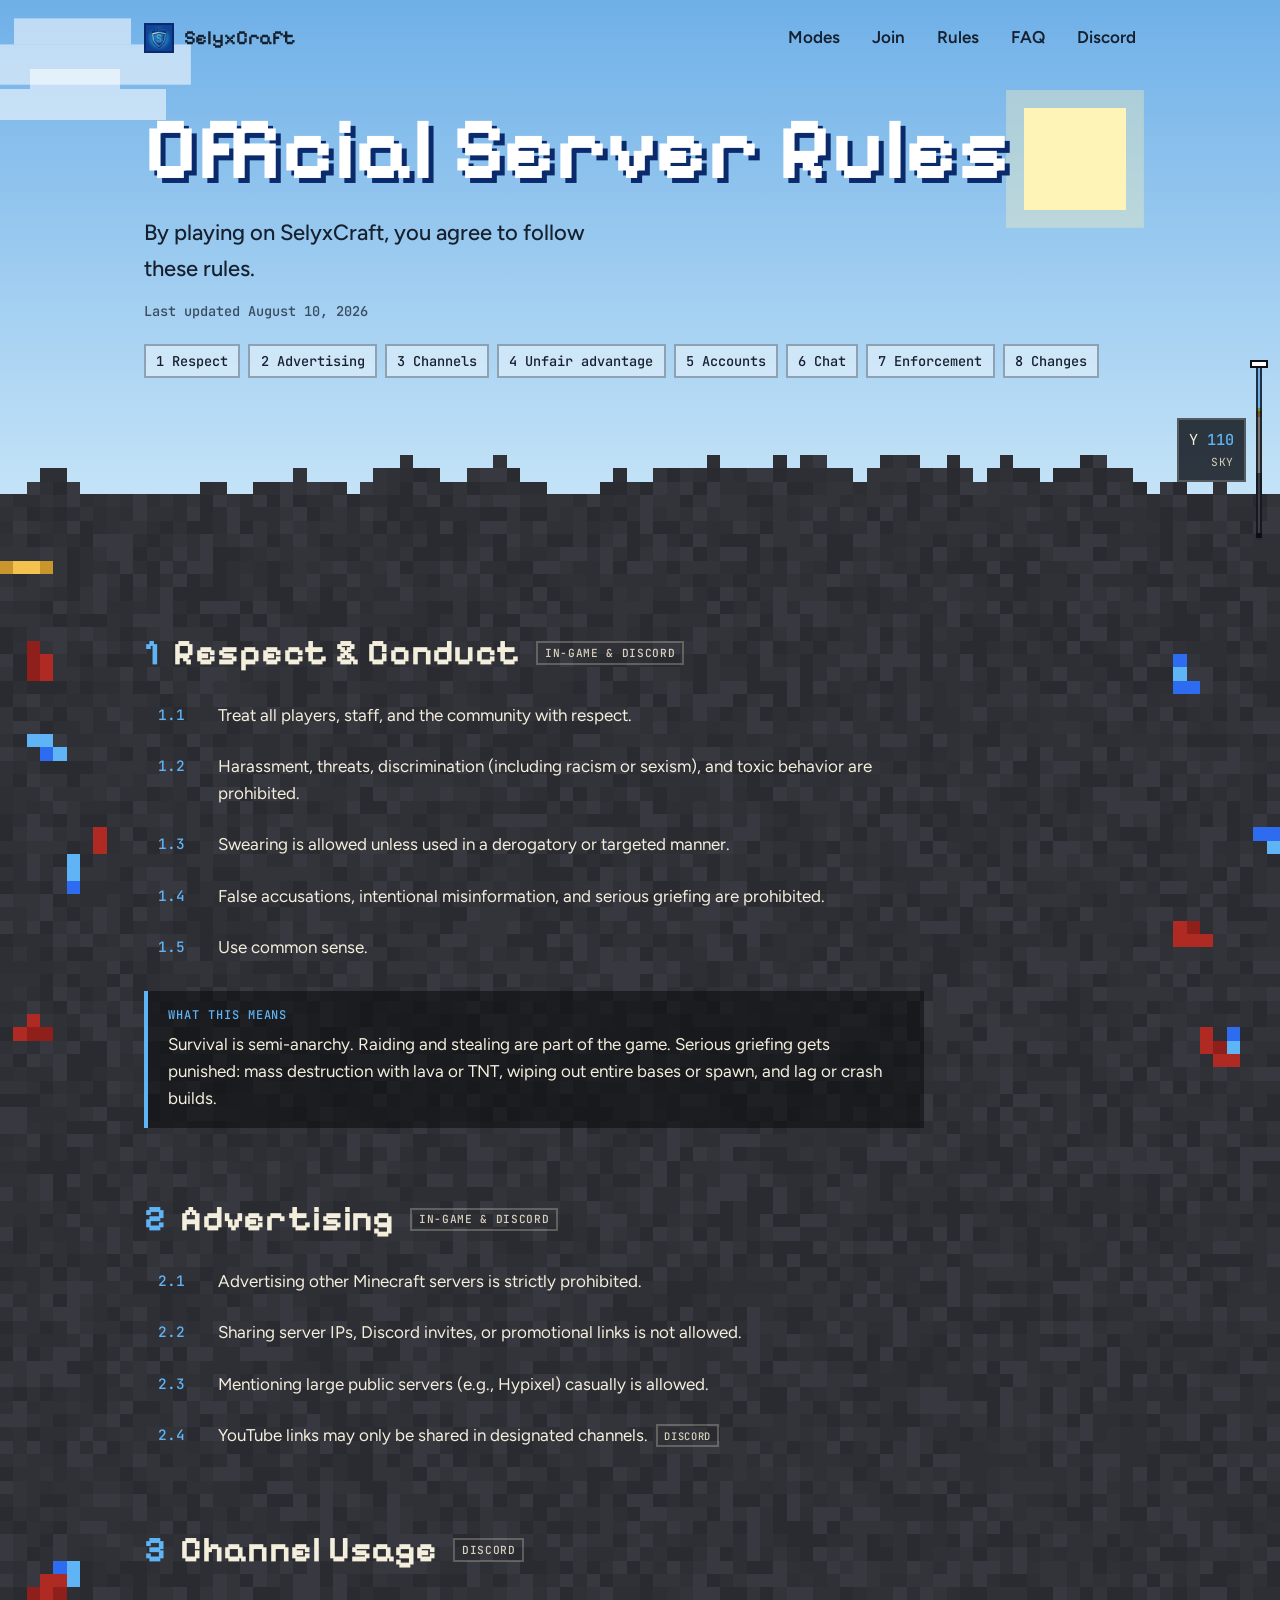
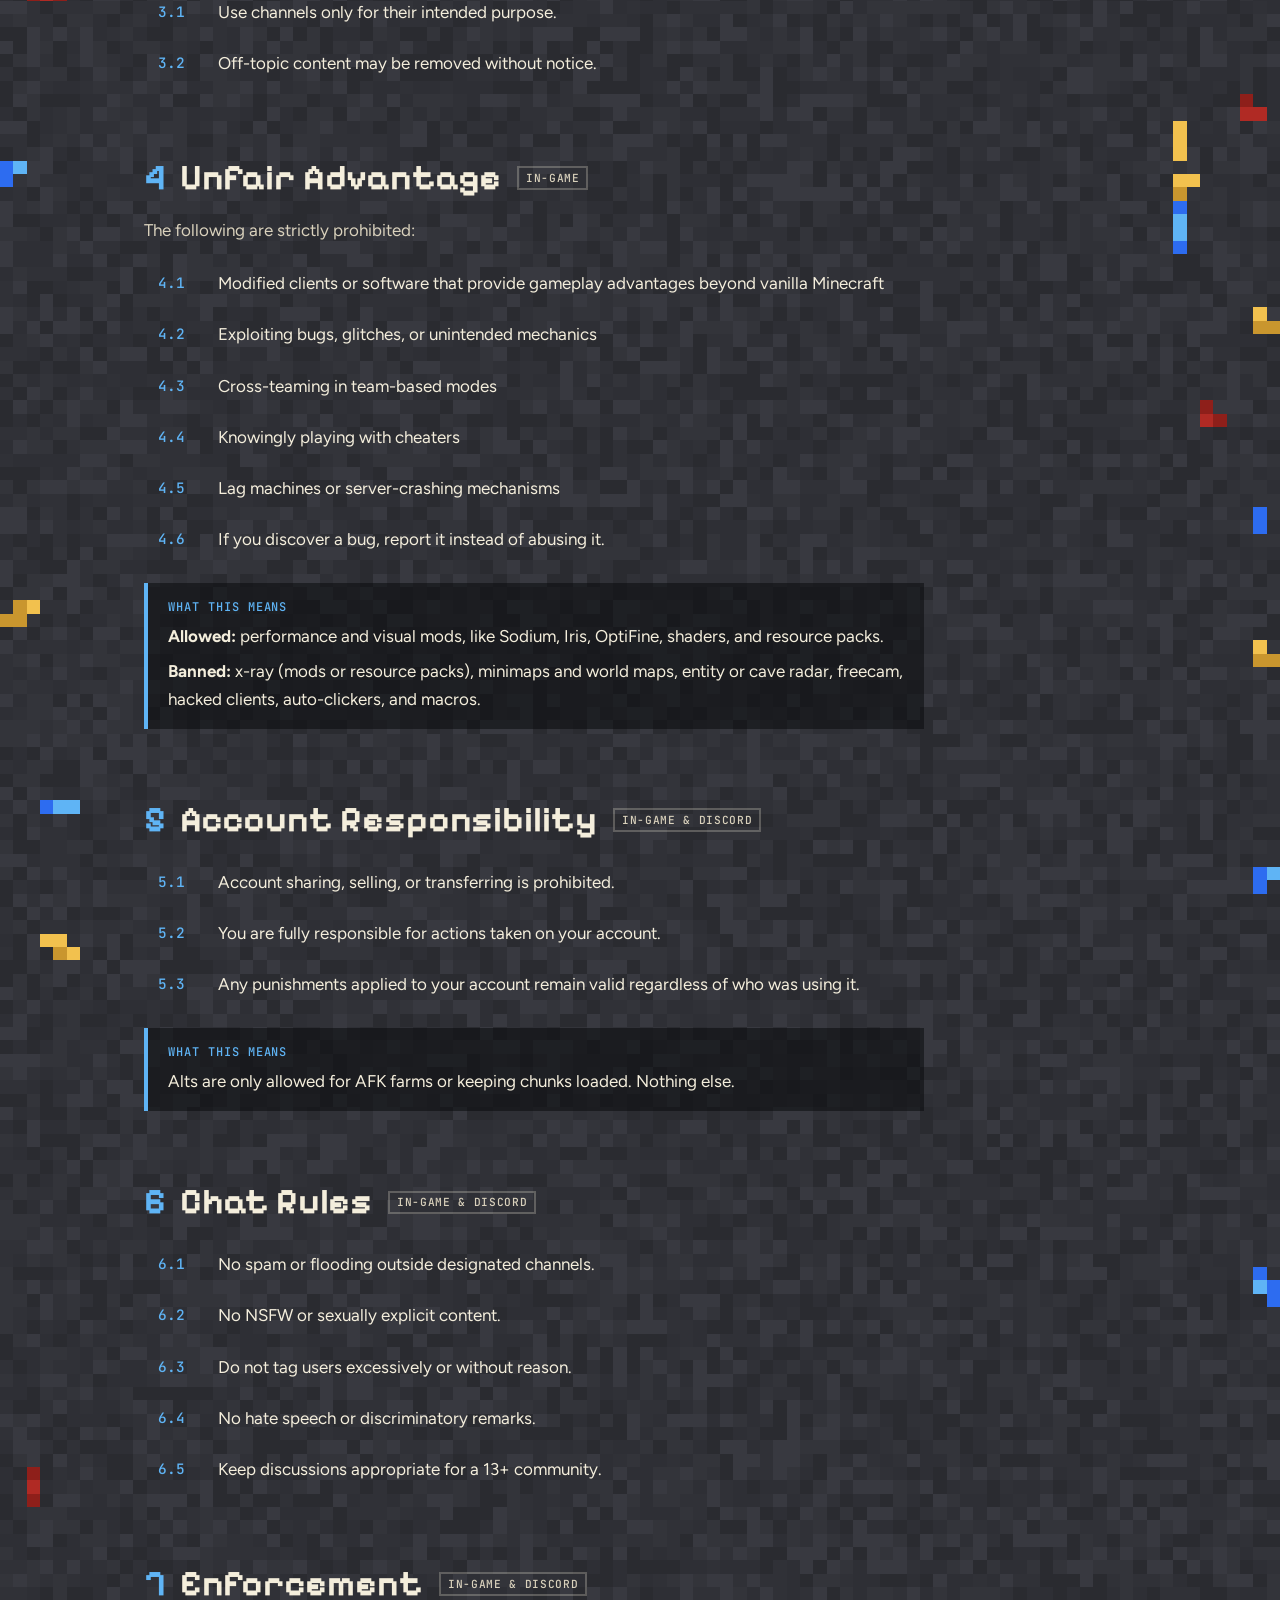
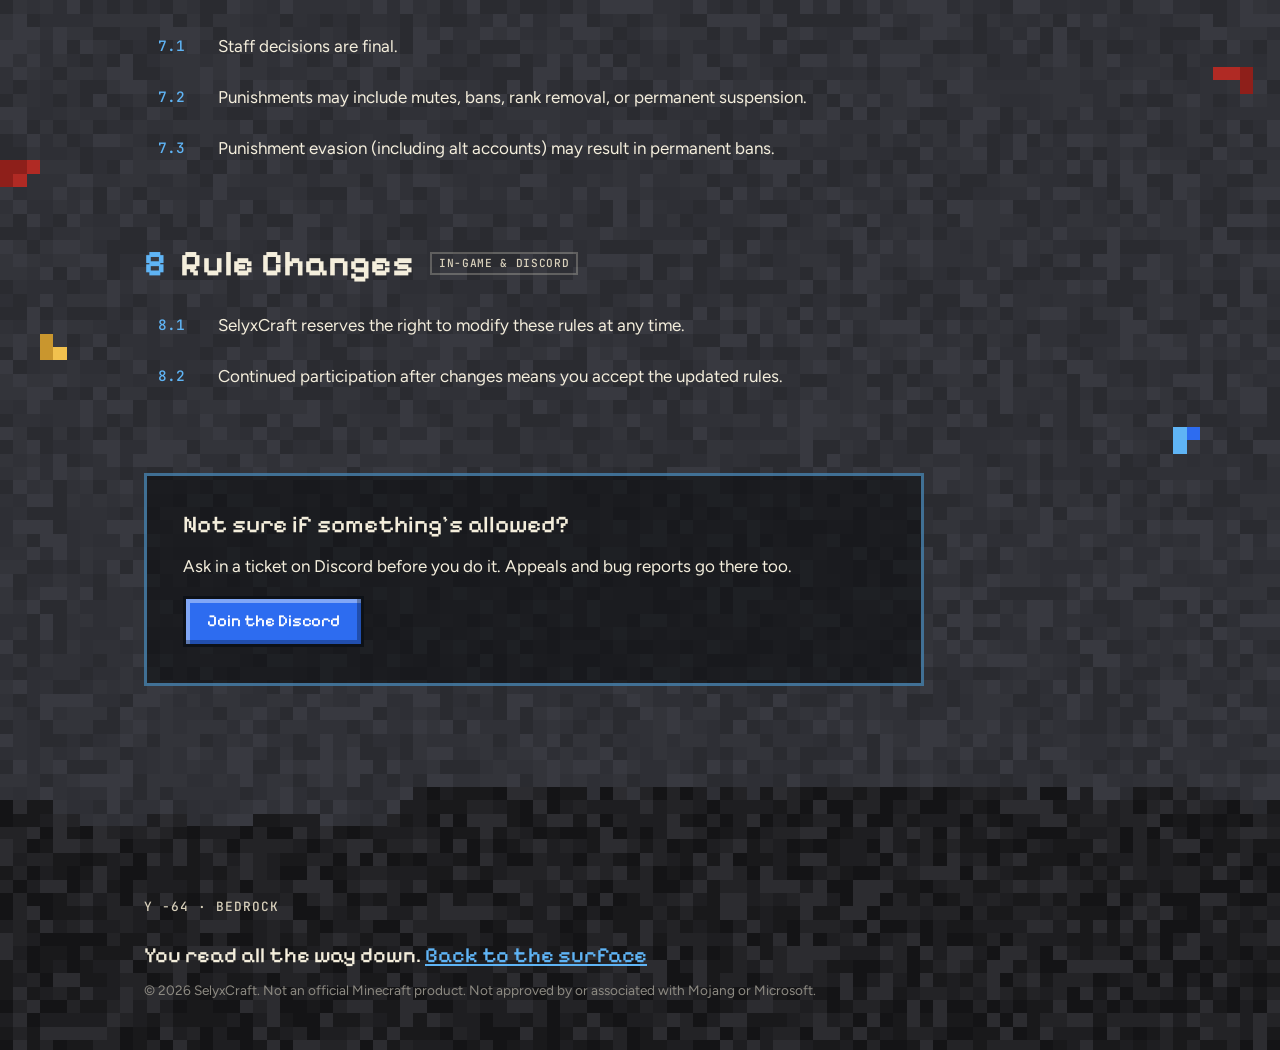
<file: rules.html>
<!doctype html>
<html lang="en">
<head>
  <meta charset="utf-8">
  <meta name="viewport" content="width=device-width, initial-scale=1">
  <title>Rules · SelyxCraft</title>
  <meta name="description" content="The official SelyxCraft server rules for the Minecraft server and Discord.">
  <link rel="preconnect" href="https://fonts.googleapis.com">
  <link rel="preconnect" href="https://fonts.gstatic.com" crossorigin>
  <link href="https://fonts.googleapis.com/css2?family=Figtree:wght@400;500;600&family=JetBrains+Mono:wght@500&family=Pixelify+Sans:wght@500;700&display=swap" rel="stylesheet">
  <link rel="icon" href="assets/logo.webp" type="image/webp">
  <link rel="stylesheet" href="styles.css">
  <script>document.documentElement.classList.add("js")</script>
</head>
<body>
  <a class="skip" href="#rules">Skip to rules</a>

  <aside class="depth" aria-hidden="true">
    <div class="depth-readout">
      <span class="depth-y">Y <b id="depthY">110</b></span>
      <span class="depth-name" id="depthName">Sky</span>
    </div>
    <div class="depth-track"><span class="depth-marker" id="depthMarker"></span></div>
  </aside>

  <header class="sky sky-compact" data-stop="Sky" data-y-from="110" data-y-to="64">
    <div class="sun" aria-hidden="true"></div>
    <div class="cloud c1" aria-hidden="true"></div>
    <div class="cloud c3" aria-hidden="true"></div>

    <div class="topbar">
      <nav class="nav wrap" aria-label="Main">
        <a class="brand" href="index.html"><img class="brand-logo" src="assets/logo.webp" alt="" width="28" height="28" onerror="this.replaceWith(Object.assign(document.createElement('span'),{className:'brand-block'}))">SelyxCraft</a>
        <button class="nav-toggle" type="button" aria-expanded="false" aria-controls="navMenu" aria-label="Open menu"><span></span><span></span><span></span></button>
        <ul id="navMenu">
          <li class="hide-sm"><a href="index.html#modes">Modes</a></li>
          <li class="hide-sm"><a href="index.html#join">Join</a></li>
          <li class="hide-sm"><a href="rules.html" aria-current="page">Rules</a></li>
          <li class="hide-sm"><a href="index.html#faq">FAQ</a></li>
          <li class="hide-sm"><a data-store href="#">Store</a></li>
          <li><a data-discord href="#">Discord</a></li>
        </ul>
      </nav>
    </div>

    <div class="hero wrap" id="top">
      <h1 class="page-title">Official Server Rules</h1>
      <p class="lede">By playing on SelyxCraft, you agree to follow these rules.</p>
      <p class="meta">Last updated August 10, 2026</p>
      <ul class="toc" aria-label="Rule sections">
        <li><a href="#r1">1 Respect</a></li>
        <li><a href="#r2">2 Advertising</a></li>
        <li><a href="#r3">3 Channels</a></li>
        <li><a href="#r4">4 Unfair advantage</a></li>
        <li><a href="#r5">5 Accounts</a></li>
        <li><a href="#r6">6 Chat</a></li>
        <li><a href="#r7">7 Enforcement</a></li>
        <li><a href="#r8">8 Changes</a></li>
      </ul>
    </div>
  </header>

  <main>
    <section class="layer" data-layer="deepslate" data-stop="Deepslate" data-y-from="0" data-y-to="-59" id="rules">
      <div class="wrap rules-full">

        <section class="rule" id="r1" aria-labelledby="r1-h">
          <div class="rule-head">
            <h2 id="r1-h"><a class="rule-num" href="#r1">1</a> Respect &amp; Conduct</h2>
            <span class="rule-tag">In-game &amp; Discord</span>
          </div>
          <ol class="rule-items">
            <li id="r1-1"><a class="item-num" href="#r1-1">1.1</a><span>Treat all players, staff, and the community with respect.</span></li>
            <li id="r1-2"><a class="item-num" href="#r1-2">1.2</a><span>Harassment, threats, discrimination (including racism or sexism), and toxic behavior are prohibited.</span></li>
            <li id="r1-3"><a class="item-num" href="#r1-3">1.3</a><span>Swearing is allowed unless used in a derogatory or targeted manner.</span></li>
            <li id="r1-4"><a class="item-num" href="#r1-4">1.4</a><span>False accusations, intentional misinformation, and serious griefing are prohibited.</span></li>
            <li id="r1-5"><a class="item-num" href="#r1-5">1.5</a><span>Use common sense.</span></li>
          </ol>
          <aside class="rule-note">
            <p class="rule-note-label">What this means</p>
            <p>Survival is semi-anarchy. Raiding and stealing are part of the game. Serious griefing gets punished: mass destruction with lava or TNT, wiping out entire bases or spawn, and lag or crash builds.</p>
          </aside>
        </section>

        <section class="rule" id="r2" aria-labelledby="r2-h">
          <div class="rule-head">
            <h2 id="r2-h"><a class="rule-num" href="#r2">2</a> Advertising</h2>
            <span class="rule-tag">In-game &amp; Discord</span>
          </div>
          <ol class="rule-items">
            <li id="r2-1"><a class="item-num" href="#r2-1">2.1</a><span>Advertising other Minecraft servers is strictly prohibited.</span></li>
            <li id="r2-2"><a class="item-num" href="#r2-2">2.2</a><span>Sharing server IPs, Discord invites, or promotional links is not allowed.</span></li>
            <li id="r2-3"><a class="item-num" href="#r2-3">2.3</a><span>Mentioning large public servers (e.g., Hypixel) casually is allowed.</span></li>
            <li id="r2-4"><a class="item-num" href="#r2-4">2.4</a><span>YouTube links may only be shared in designated channels. <span class="rule-tag rule-tag-sm">Discord</span></span></li>
          </ol>
        </section>

        <section class="rule" id="r3" aria-labelledby="r3-h">
          <div class="rule-head">
            <h2 id="r3-h"><a class="rule-num" href="#r3">3</a> Channel Usage</h2>
            <span class="rule-tag">Discord</span>
          </div>
          <ol class="rule-items">
            <li id="r3-1"><a class="item-num" href="#r3-1">3.1</a><span>Use channels only for their intended purpose.</span></li>
            <li id="r3-2"><a class="item-num" href="#r3-2">3.2</a><span>Off-topic content may be removed without notice.</span></li>
          </ol>
        </section>

        <section class="rule" id="r4" aria-labelledby="r4-h">
          <div class="rule-head">
            <h2 id="r4-h"><a class="rule-num" href="#r4">4</a> Unfair Advantage</h2>
            <span class="rule-tag">In-game</span>
          </div>
          <p class="rule-lede">The following are strictly prohibited:</p>
          <ol class="rule-items">
            <li id="r4-1"><a class="item-num" href="#r4-1">4.1</a><span>Modified clients or software that provide gameplay advantages beyond vanilla Minecraft</span></li>
            <li id="r4-2"><a class="item-num" href="#r4-2">4.2</a><span>Exploiting bugs, glitches, or unintended mechanics</span></li>
            <li id="r4-3"><a class="item-num" href="#r4-3">4.3</a><span>Cross-teaming in team-based modes</span></li>
            <li id="r4-4"><a class="item-num" href="#r4-4">4.4</a><span>Knowingly playing with cheaters</span></li>
            <li id="r4-5"><a class="item-num" href="#r4-5">4.5</a><span>Lag machines or server-crashing mechanisms</span></li>
            <li id="r4-6"><a class="item-num" href="#r4-6">4.6</a><span>If you discover a bug, report it instead of abusing it.</span></li>
          </ol>
          <aside class="rule-note">
            <p class="rule-note-label">What this means</p>
            <p><strong>Allowed:</strong> performance and visual mods, like Sodium, Iris, OptiFine, shaders, and resource packs.</p>
            <p><strong>Banned:</strong> x-ray (mods or resource packs), minimaps and world maps, entity or cave radar, freecam, hacked clients, auto-clickers, and macros.</p>
          </aside>
        </section>

        <section class="rule" id="r5" aria-labelledby="r5-h">
          <div class="rule-head">
            <h2 id="r5-h"><a class="rule-num" href="#r5">5</a> Account Responsibility</h2>
            <span class="rule-tag">In-game &amp; Discord</span>
          </div>
          <ol class="rule-items">
            <li id="r5-1"><a class="item-num" href="#r5-1">5.1</a><span>Account sharing, selling, or transferring is prohibited.</span></li>
            <li id="r5-2"><a class="item-num" href="#r5-2">5.2</a><span>You are fully responsible for actions taken on your account.</span></li>
            <li id="r5-3"><a class="item-num" href="#r5-3">5.3</a><span>Any punishments applied to your account remain valid regardless of who was using it.</span></li>
          </ol>
          <aside class="rule-note">
            <p class="rule-note-label">What this means</p>
            <p>Alts are only allowed for AFK farms or keeping chunks loaded. Nothing else.</p>
          </aside>
        </section>

        <section class="rule" id="r6" aria-labelledby="r6-h">
          <div class="rule-head">
            <h2 id="r6-h"><a class="rule-num" href="#r6">6</a> Chat Rules</h2>
            <span class="rule-tag">In-game &amp; Discord</span>
          </div>
          <ol class="rule-items">
            <li id="r6-1"><a class="item-num" href="#r6-1">6.1</a><span>No spam or flooding outside designated channels.</span></li>
            <li id="r6-2"><a class="item-num" href="#r6-2">6.2</a><span>No NSFW or sexually explicit content.</span></li>
            <li id="r6-3"><a class="item-num" href="#r6-3">6.3</a><span>Do not tag users excessively or without reason.</span></li>
            <li id="r6-4"><a class="item-num" href="#r6-4">6.4</a><span>No hate speech or discriminatory remarks.</span></li>
            <li id="r6-5"><a class="item-num" href="#r6-5">6.5</a><span>Keep discussions appropriate for a 13+ community.</span></li>
          </ol>
        </section>

        <section class="rule" id="r7" aria-labelledby="r7-h">
          <div class="rule-head">
            <h2 id="r7-h"><a class="rule-num" href="#r7">7</a> Enforcement</h2>
            <span class="rule-tag">In-game &amp; Discord</span>
          </div>
          <ol class="rule-items">
            <li id="r7-1"><a class="item-num" href="#r7-1">7.1</a><span>Staff decisions are final.</span></li>
            <li id="r7-2"><a class="item-num" href="#r7-2">7.2</a><span>Punishments may include mutes, bans, rank removal, or permanent suspension.</span></li>
            <li id="r7-3"><a class="item-num" href="#r7-3">7.3</a><span>Punishment evasion (including alt accounts) may result in permanent bans.</span></li>
          </ol>
        </section>

        <section class="rule" id="r8" aria-labelledby="r8-h">
          <div class="rule-head">
            <h2 id="r8-h"><a class="rule-num" href="#r8">8</a> Rule Changes</h2>
            <span class="rule-tag">In-game &amp; Discord</span>
          </div>
          <ol class="rule-items">
            <li id="r8-1"><a class="item-num" href="#r8-1">8.1</a><span>SelyxCraft reserves the right to modify these rules at any time.</span></li>
            <li id="r8-2"><a class="item-num" href="#r8-2">8.2</a><span>Continued participation after changes means you accept the updated rules.</span></li>
          </ol>
        </section>

        <div class="discord">
          <h3>Not sure if something's allowed?</h3>
          <p>Ask in a ticket on Discord before you do it. Appeals and bug reports go there too.</p>
          <div class="cta-row">
            <a class="btn btn-gold" data-discord href="#">Join the Discord</a>
          </div>
        </div>
      </div>
    </section>
  </main>

  <footer class="layer" data-layer="bedrock" data-stop="Bedrock" data-y-from="-59" data-y-to="-64">
    <div class="wrap footer">
      <p class="eyebrow">Y -64 · Bedrock</p>
      <p class="bottom">You read all the way down. <a href="index.html">Back to the surface</a></p>
      <p class="legal">© 2026 SelyxCraft. Not an official Minecraft product. Not approved by or associated with Mojang or Microsoft.</p>
    </div>
  </footer>

  <script src="script.js"></script>
</body>
</html>
</file>
<file: styles.css>
:root {
  --sky-top: #6fb0e8;
  --sky-bottom: #c4e3f7;
  --ink: #16202e;
  --cream: #f4eedc;
  --cream-dim: #d9d1bc;
  --grass: #5fa23a;
  --dirt: #6e4b2e;
  --stone: #5b5b5e;
  --deepslate: #2e2f35;
  --bedrock: #19191b;
  --diamond: #5fb4f5;
  --gold: #2d6cf0;
  --ice: #bfe6ff;
  --navy: #0b2a6b;

  --f-display: "Pixelify Sans", ui-monospace, monospace;
  --f-body: "Figtree", system-ui, sans-serif;
  --f-mono: "JetBrains Mono", ui-monospace, monospace;

  --cell: calc(100vw / 96);
  --gutter: clamp(16px, 5vw, 64px);
  --nav-h: 76px;
}

*, *::before, *::after { box-sizing: border-box; }

[hidden] { display: none !important; }

html { scroll-behavior: smooth; }
html.js { scroll-padding-top: calc(var(--nav-h) + 12px); }

body {
  margin: 0;
  background: var(--bedrock);
  color: var(--cream);
  font: 400 1.0625rem/1.6 var(--f-body);
  -webkit-font-smoothing: antialiased;
  overflow-x: hidden;
}

h1, h2, h3 { font-family: var(--f-display); font-weight: 700; line-height: 1.05; margin: 0; }
h2 { font-size: clamp(2rem, 5vw, 3.25rem); margin-bottom: 1.5rem; }
h3 { font-size: 1.5rem; font-weight: 500; }
p { margin: 0; }
a { color: inherit; }
code {
  font-family: var(--f-mono);
  font-size: 0.9em;
  background: rgba(0, 0, 0, 0.35);
  padding: 0.1em 0.4em;
  white-space: nowrap;
}

:focus-visible { outline: 3px solid var(--ice); outline-offset: 3px; }

.wrap { width: min(1120px, 100%); margin-inline: auto; padding-inline: var(--gutter); }

.skip {
  position: absolute; left: 12px; top: -60px; z-index: 50;
  background: var(--ice); color: var(--ink); padding: 8px 14px; font-weight: 600;
}
.skip:focus { top: 12px; }

/* ---------- Buttons: flat block with a pixel bevel ---------- */
.btn {
  display: inline-block;
  font: 500 1.05rem/1 var(--f-display);
  color: var(--ink);
  text-decoration: none;
  padding: 0.85em 1.25em;
  border: 3px solid #0d1117;
  cursor: pointer;
  box-shadow: inset -4px -4px 0 rgba(0, 0, 0, 0.28), inset 4px 4px 0 rgba(255, 255, 255, 0.4);
  transition: filter 0.12s;
}
.btn:hover { filter: brightness(1.08); }
.btn:active { box-shadow: inset 4px 4px 0 rgba(0, 0, 0, 0.28), inset -4px -4px 0 rgba(255, 255, 255, 0.25); }
.btn-diamond { background: var(--diamond); }
.btn-gold { background: var(--gold); color: #fff; }
.btn-disabled, .btn-disabled:hover {
  background: rgba(244, 238, 220, 0.12);
  color: var(--cream-dim);
  border-color: rgba(244, 238, 220, 0.25);
  box-shadow: none;
  cursor: default;
  filter: none;
}

/* ---------- Sky / hero ---------- */
.sky {
  position: relative;
  min-height: 92vh;
  min-height: 92svh;
  display: flex;
  flex-direction: column;
  color: var(--ink);
  background: linear-gradient(to bottom, var(--sky-top), var(--sky-bottom));
  overflow: hidden;
  padding-bottom: calc(var(--cell) * 6);
}

.nav {
  position: relative; z-index: 2;
  display: flex; align-items: center; justify-content: space-between;
  min-height: var(--nav-h);
}

/* Pinned bar: transparent over the sky, solid once you dig into the layers. */
.js .topbar {
  position: fixed; top: 0; left: 0; right: 0; z-index: 30;
  border-bottom: 3px solid transparent;
  transition: background-color 0.2s, border-color 0.2s, box-shadow 0.2s;
}
.js .sky { padding-top: var(--nav-h); }
.js .topbar[data-scrolled] {
  background: rgba(22, 32, 46, 0.97);
  border-bottom-color: #0d1117;
  box-shadow: 0 4px 0 rgba(0, 0, 0, 0.3);
  color: var(--cream);
}
.nav ul { display: flex; gap: clamp(14px, 3vw, 32px); list-style: none; margin: 0; padding: 0; }
.nav a { font-weight: 600; text-decoration: none; }
.nav ul a:hover { text-decoration: underline; text-underline-offset: 4px; text-decoration-thickness: 2px; }
.brand { display: flex; align-items: center; gap: 10px; font: 700 1.25rem var(--f-display); }
.brand-logo { width: 30px; height: 30px; border: 2px solid var(--navy); }

.nav-toggle {
  display: none;
  width: 44px; height: 44px;
  padding: 0;
  flex-direction: column; justify-content: center; align-items: center; gap: 5px;
  background: var(--ink);
  border: 3px solid #0d1117;
  box-shadow: inset -3px -3px 0 rgba(0, 0, 0, 0.35), inset 3px 3px 0 rgba(255, 255, 255, 0.12);
  cursor: pointer;
}
.nav-toggle span { display: block; width: 20px; height: 3px; background: var(--cream); transition: transform 0.15s, opacity 0.15s; }
.nav-toggle[aria-expanded="true"] span:nth-child(1) { transform: translateY(8px) rotate(45deg); }
.nav-toggle[aria-expanded="true"] span:nth-child(2) { opacity: 0; }
.nav-toggle[aria-expanded="true"] span:nth-child(3) { transform: translateY(-8px) rotate(-45deg); }

.hero-logo {
  display: block;
  width: clamp(88px, 10vw, 132px); height: auto;
  border: 3px solid var(--navy);
  box-shadow: 6px 6px 0 rgba(11, 42, 107, 0.35);
  margin-bottom: 1.25rem;
}
.brand-block {
  width: 20px; height: 20px;
  background: linear-gradient(to bottom, var(--grass) 0 35%, var(--dirt) 35%);
  box-shadow: inset -3px -3px 0 rgba(0, 0, 0, 0.25);
}

.hero { position: relative; z-index: 2; margin-block: auto; padding-block: 5vh 3vh; }

.title {
  font-size: clamp(3.75rem, 14vw, 10.5rem);
  letter-spacing: -0.01em;
  color: #fff;
  text-shadow: 0.06em 0.06em 0 var(--navy);
  margin-left: -0.04em;
}
.title span { color: var(--gold); text-shadow: 0.06em 0.06em 0 var(--navy); }

.lede { font-size: clamp(1.125rem, 2.2vw, 1.375rem); font-weight: 500; max-width: 34ch; margin-top: 1.25rem; }

.ip-row { display: flex; flex-wrap: wrap; align-items: center; gap: 14px 24px; margin-top: 2rem; }
.ip { display: flex; border: 3px solid #0d1117; background: var(--ink); }
.ip code {
  background: none; color: var(--cream);
  font-size: 1.05rem;
  padding: 0 1.1rem;
  display: flex; align-items: center;
}
.ip .btn { border-width: 0 0 0 3px; }

.status { display: flex; align-items: center; gap: 10px; font-weight: 600; }
.dot { width: 12px; height: 12px; background: #8a94a3; box-shadow: 0 0 0 3px rgba(22, 32, 46, 0.15); }
.status[data-state="online"] .dot { background: #3fd26b; animation: blink 2s steps(2, jump-none) infinite; }
.status[data-state="offline"] .dot { background: #e0584f; }
@keyframes blink { 50% { opacity: 0.35; } }

.prelaunch { display: flex; flex-wrap: wrap; align-items: center; gap: 14px 20px; margin-top: 2rem; }
.prelaunch-tag {
  display: flex; align-items: center; gap: 10px;
  font: 500 1rem var(--f-mono);
  background: var(--ink); color: var(--cream);
  border: 3px solid #0d1117;
  padding: 0.8em 1.1em;
}
.prelaunch-tag .dot { background: #f2c14e; box-shadow: none; animation: blink 2s steps(2, jump-none) infinite; }

.meta { margin-top: 1rem; font: 500 0.85rem var(--f-mono); opacity: 0.75; }

.sun {
  position: absolute; top: 12vh; right: 12vw;
  width: clamp(56px, 8vw, 104px); aspect-ratio: 1;
  background: #fff4b8;
  box-shadow: 0 0 0 clamp(8px, 1.4vw, 18px) rgba(255, 244, 184, 0.35);
}

.cloud {
  position: absolute; left: 0;
  width: clamp(110px, 13vw, 190px); height: clamp(20px, 2.4vw, 34px);
  background: rgba(255, 255, 255, 0.55);
  animation: drift linear infinite;
}
.cloud::before {
  content: ""; position: absolute; left: 18%; top: -65%;
  width: 54%; height: 65%; background: inherit;
}
.c1 { top: 18%; animation-duration: 140s; animation-delay: -30s; }
.c2 { top: 34%; transform: scale(0.7); animation-duration: 190s; animation-delay: -120s; opacity: 0.8; }
.c3 { top: 10%; transform: scale(1.3); animation-duration: 110s; animation-delay: -80s; }
@keyframes drift { from { translate: -260px 0; } to { translate: 100vw 0; } }

/* ---------- Underground layers (textures painted by script.js) ---------- */
.layer {
  position: relative;
  background-repeat: no-repeat;
  background-size: 100% auto;
  image-rendering: pixelated;
  padding-block: clamp(72px, 11vw, 140px);
}
.layer > .wrap { image-rendering: auto; }
[data-layer="dirt"] { background-color: var(--dirt); }
[data-layer="stone"] { background-color: var(--stone); }
[data-layer="deepslate"] { background-color: var(--deepslate); }
[data-layer="bedrock"] { background-color: var(--bedrock); padding-block: 72px 48px; }

.edge {
  position: absolute; left: 0; top: 1px;
  width: 100%; height: auto;
  transform: translateY(-100%);
  image-rendering: pixelated;
  pointer-events: none;
}

.eyebrow {
  font: 500 0.8rem var(--f-mono);
  letter-spacing: 0.08em;
  text-transform: uppercase;
  color: var(--cream-dim);
  margin-bottom: 0.9rem;
}

/* Modes */
.modes { display: grid; grid-template-columns: repeat(3, 1fr); gap: clamp(28px, 4vw, 56px); }
.mode { display: flex; flex-direction: column; gap: 0.75rem; }
.icon { width: 50px; height: 50px; image-rendering: pixelated; margin-bottom: 0.25rem; }
.mode p { max-width: 34ch; }
.facts { list-style: none; margin: 0.5rem 0 0; padding: 0.75rem 0 0; border-top: 2px solid rgba(244, 238, 220, 0.25); }
.facts li { font: 500 0.85rem/1.9 var(--f-mono); color: var(--cream-dim); }

/* Join */
.join { display: grid; grid-template-columns: 1fr 1fr; gap: clamp(28px, 5vw, 72px); }
.edition h3 { margin-bottom: 1rem; }
.steps { list-style: none; counter-reset: step; margin: 0; padding: 0; display: grid; gap: 1rem; }
.steps li { counter-increment: step; display: grid; grid-template-columns: 2.25rem 1fr; gap: 0.75rem; align-items: start; line-height: 1.5; }
.steps li::before {
  content: counter(step);
  font: 700 1.1rem/2.25rem var(--f-display);
  text-align: center;
  width: 2.25rem; height: 2.25rem;
  background: var(--cream); color: var(--ink);
  box-shadow: inset -3px -3px 0 rgba(0, 0, 0, 0.25);
}
.steps li > span { padding-top: 0.35rem; }

.mode-soon { opacity: 0.8; }

.prelaunch-note {
  max-width: 60ch;
  margin: -0.5rem 0 2rem;
  padding: 0.75rem 1rem;
  border-left: 4px solid var(--diamond);
  background: rgba(0, 0, 0, 0.25);
}

/* Staff */
.staff { margin-top: clamp(64px, 9vw, 112px); }
.staff-list { list-style: none; margin: 0; padding: 0; display: flex; flex-wrap: wrap; gap: clamp(20px, 3vw, 40px); }
.staff-card { display: flex; align-items: center; gap: 14px; }
.staff-card img {
  width: 64px; height: 64px;
  image-rendering: pixelated;
  border: 3px solid #0d1117;
  box-shadow: 4px 4px 0 rgba(0, 0, 0, 0.35);
  background: var(--deepslate);
}
.staff-name { font: 500 1.25rem/1.2 var(--f-display); }
.staff-role { font: 500 0.8rem var(--f-mono); color: var(--cream-dim); text-transform: uppercase; letter-spacing: 0.06em; }
.staff-card[data-owner] .staff-role { color: var(--ice); }

/* Rules */
.rules-grid { display: grid; grid-template-columns: 1.4fr 1fr; gap: clamp(36px, 6vw, 96px); align-items: end; }
.rules { list-style: none; margin: 0; padding: 0; display: grid; gap: 1.1rem; }
.rules li { position: relative; padding-left: 1.75rem; max-width: 52ch; }
.rules li::before {
  content: ""; position: absolute; left: 0; top: 0.5em;
  width: 10px; height: 10px; background: var(--diamond);
  box-shadow: 3px 3px 0 #1d4fae;
}
.rules-lede { color: var(--cream-dim); margin: -0.75rem 0 1.5rem; }
.rules-link { margin-top: 2rem; }
.discord {
  background: rgba(10, 11, 14, 0.55);
  border: 3px solid rgba(95, 180, 245, 0.55);
  padding: clamp(24px, 3vw, 36px);
  display: grid; gap: 1rem; justify-items: start;
}

.cta-row { display: flex; flex-wrap: wrap; gap: 12px; }
.discord-count { font: 500 0.9rem var(--f-mono); color: var(--diamond); }
.store-note { font-size: 0.85rem; color: var(--cream-dim); }

/* FAQ */
.faq { margin-top: clamp(72px, 10vw, 128px); }
.faq-list { display: grid; gap: 10px; max-width: 760px; }
.faq details {
  background: rgba(10, 11, 14, 0.55);
  border: 2px solid rgba(244, 238, 220, 0.18);
}
.faq details[open] { border-color: rgba(95, 180, 245, 0.55); }
.faq summary {
  cursor: pointer;
  list-style: none;
  display: flex; justify-content: space-between; align-items: center; gap: 1rem;
  padding: 0.9rem 1.1rem;
  font-weight: 600;
}
.faq summary::-webkit-details-marker { display: none; }
.faq summary::after { content: "+"; font: 700 1.25rem/1 var(--f-display); color: var(--diamond); }
.faq details[open] summary::after { content: "−"; }
.faq details p { padding: 0 1.1rem 1rem; color: var(--cream-dim); max-width: 62ch; }
.faq details a, .rule a:not(.rule-num):not(.item-num) { color: var(--diamond); }

/* ---------- Rules page ---------- */
.sky-compact { min-height: 0; }
.sky-compact .hero { padding-block: 3vh 4vh; }
.page-title {
  font-size: clamp(2.5rem, 8vw, 5.5rem);
  color: #fff;
  text-shadow: 0.06em 0.06em 0 var(--navy);
}
.toc { list-style: none; margin: 1.5rem 0 0; padding: 0; display: flex; flex-wrap: wrap; gap: 8px; }
.toc a {
  display: inline-block;
  font: 500 0.85rem var(--f-mono);
  text-decoration: none;
  padding: 0.45em 0.75em;
  background: rgba(255, 255, 255, 0.4);
  border: 2px solid rgba(22, 32, 46, 0.35);
}
.toc a:hover { background: rgba(255, 255, 255, 0.65); }

.rules-full { display: grid; gap: clamp(48px, 6vw, 72px); }
.rules-full > * { max-width: 780px; }
.rule { scroll-margin-top: 24px; }
.rule-head { display: flex; flex-wrap: wrap; align-items: center; gap: 10px 16px; margin-bottom: 1.25rem; }
.rule h2 { font-size: clamp(1.6rem, 3.5vw, 2.25rem); margin: 0; }
.rule-num { color: var(--diamond); text-decoration: none; margin-right: 0.2em; }
.rule-tag {
  display: inline-block;
  font: 500 0.7rem var(--f-mono);
  text-transform: uppercase; letter-spacing: 0.06em;
  color: var(--cream-dim);
  border: 2px solid rgba(244, 238, 220, 0.25);
  padding: 0.25em 0.6em;
  white-space: nowrap;
}
.rule-tag-sm { font-size: 0.65rem; margin-left: 0.4em; vertical-align: 0.1em; }
.rule-lede { color: var(--cream-dim); margin-bottom: 1rem; }
.rule-items { list-style: none; margin: 0; padding: 0; display: grid; gap: 4px; }
.rule-items li {
  display: grid; grid-template-columns: 3rem 1fr; gap: 0.75rem;
  padding: 0.5rem 0.75rem;
  scroll-margin-top: 24px;
  border: 2px solid transparent;
}
.rule-items li:target { background: rgba(95, 180, 245, 0.12); border-color: rgba(95, 180, 245, 0.55); }
.item-num { font: 500 0.9rem/1.75 var(--f-mono); color: var(--diamond); text-decoration: none; }
.item-num:hover, .rule-num:hover { text-decoration: underline; }
.rule-note {
  margin-top: 1.25rem;
  padding: 1rem 1.25rem;
  border-left: 4px solid var(--diamond);
  background: rgba(10, 11, 14, 0.55);
  display: grid; gap: 0.5rem;
}
.rule-note-label { font: 500 0.75rem var(--f-mono); text-transform: uppercase; letter-spacing: 0.08em; color: var(--diamond); }

/* Footer */
.footer { display: grid; gap: 0.75rem; }
.bottom { font: 500 1.35rem var(--f-display); }
.bottom a { color: var(--diamond); }
.legal { font-size: 0.85rem; color: #8d8a82; }

/* ---------- Depth meter ---------- */
.depth {
  position: fixed; right: 18px; top: 50%; z-index: 20;
  transform: translateY(-50%);
  display: flex; align-items: center; gap: 10px;
  pointer-events: none;
}
.depth-readout {
  display: grid; justify-items: end; gap: 2px;
  font-family: var(--f-mono);
  background: rgba(13, 17, 23, 0.82);
  color: var(--cream);
  padding: 8px 10px;
  border: 2px solid rgba(244, 238, 220, 0.2);
}
.depth-y { font-size: 0.95rem; }
.depth-y b { color: var(--diamond); font-weight: 500; display: inline-block; min-width: 3ch; text-align: right; }
.depth-name { font-size: 0.7rem; color: var(--cream-dim); text-transform: uppercase; letter-spacing: 0.06em; }
.depth-track {
  position: relative; width: 6px; height: 180px;
  background: linear-gradient(to bottom,
    #6fb0e8 0 26%, var(--grass) 26% 28%, #7a5534 28% 31%,
    #77777a 31% 63%, #3b3c44 63% 97%, #0e0e10 97%);
  border: 2px solid rgba(13, 17, 23, 0.8);
}
.depth-marker {
  position: absolute; left: -6px; top: 0;
  width: 14px; height: 4px; background: #fff;
  box-shadow: 0 0 0 2px #0d1117;
}

/* ---------- Responsive ---------- */
@media (max-width: 1240px) {
  .depth { right: 10px; }
  .depth-track { display: none; }
}
@media (max-width: 860px) {
  .modes, .join, .rules-grid { grid-template-columns: 1fr; }
  .depth { display: none; }
}
@media (max-width: 560px) {
  :root { --nav-h: 72px; }
  html:not(.js) .hide-sm { display: none; }
  .js .nav { flex-wrap: wrap; row-gap: 14px; }
  .js .nav-toggle { display: flex; }
  .js .nav ul { display: none; }
  .js .nav[data-open] { padding-block: 14px; }
  .js .nav[data-open] ul {
    display: flex; flex-direction: column; gap: 0;
    flex-basis: 100%;
    max-height: calc(100svh - var(--nav-h) - 24px);
    overflow-y: auto;
    background: var(--ink);
    border: 3px solid #0d1117;
    box-shadow: 6px 6px 0 rgba(11, 42, 107, 0.35);
  }
  .js .nav ul li + li { border-top: 2px solid rgba(244, 238, 220, 0.12); }
  .js .nav ul a {
    display: flex; align-items: center;
    min-height: 48px; padding: 0 16px;
    color: var(--cream);
  }
  .js .nav ul a[aria-current="page"] { box-shadow: inset 4px 0 0 var(--diamond); color: var(--diamond); }
  .ip { width: 100%; }
  .ip code { flex: 1; padding: 0.85rem; font-size: 0.95rem; }
  .sun { top: 90px; right: 20px; }
  .c1 { top: 24%; }
  .c2 { display: none; }
  .c3 { top: 15%; }
}

@media (prefers-reduced-motion: reduce) {
  html { scroll-behavior: auto; }
  .cloud, .status .dot, .prelaunch-tag .dot { animation: none !important; }
  .nav-toggle span, .js .topbar { transition: none; }
  .btn { transition: none; }
}
</file>
